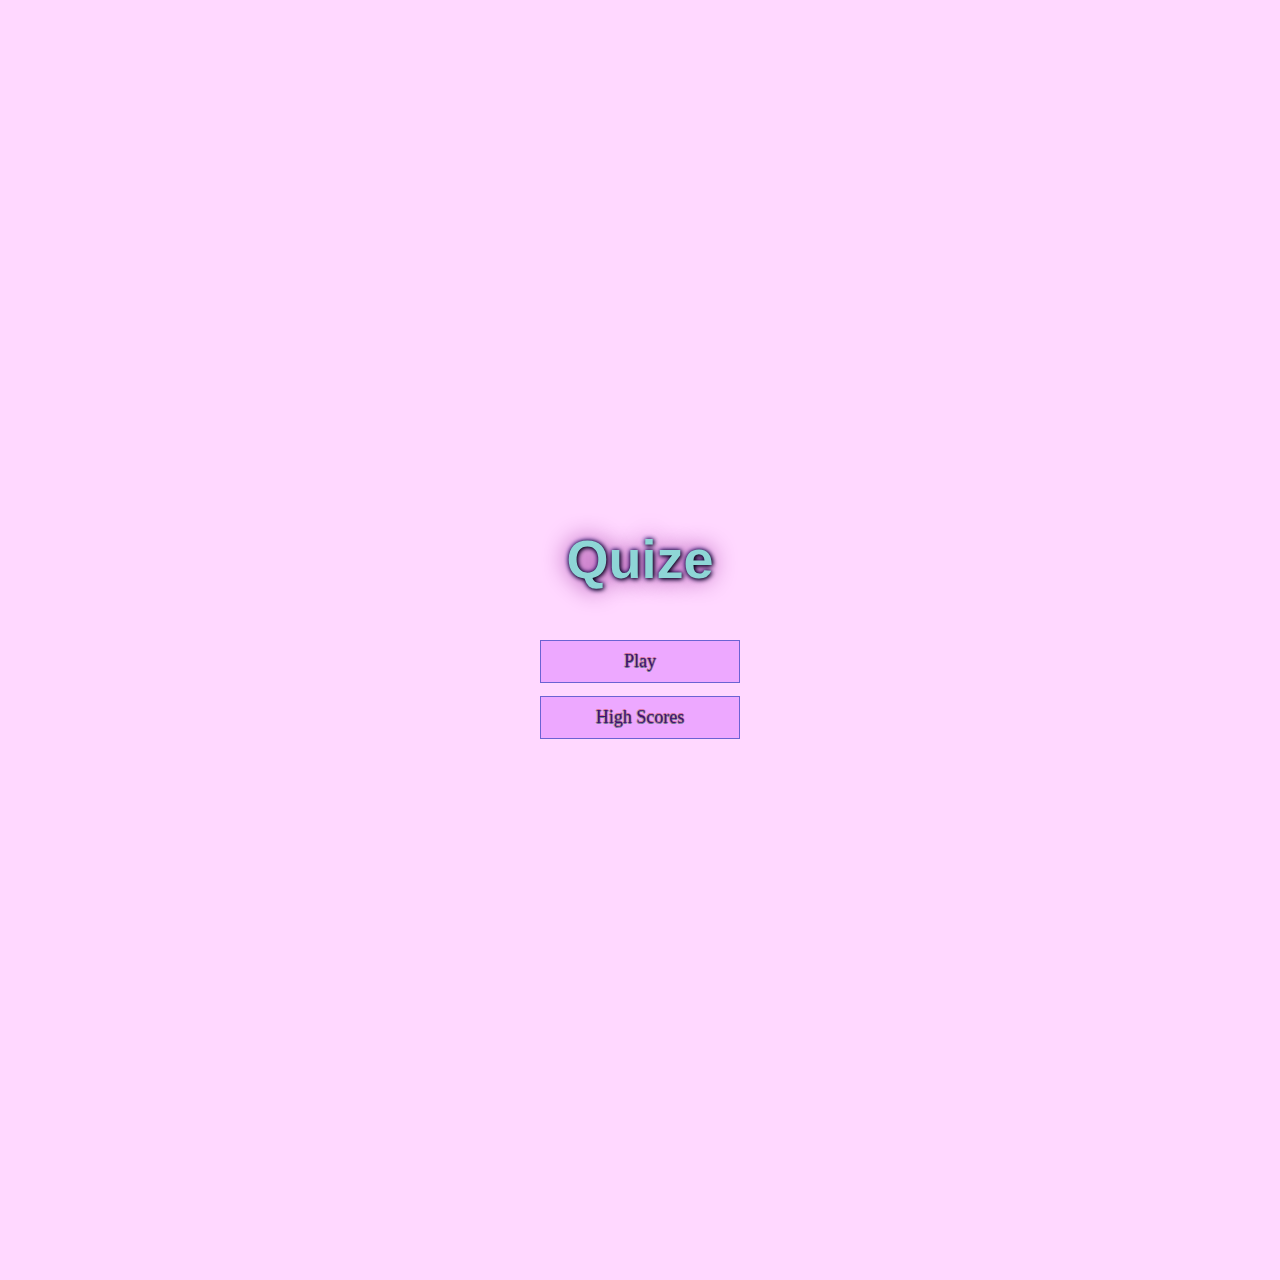
<file: index.html>
<!DOCTYPE html>
<html lang="en">

<head>
    <meta charset="UTF-8">
    <meta name="viewport" content="width=device-width, initial-scale=1.0">
    <meta http-equiv="X-UA-Compatible" content="ie=egde">
    <title>Quiz App</title>
    <link rel="stylesheet" href="app.css">
    <link rel="stylesheet" href="https://fonts.googleapis.com/css?family=Sofia&effect=neon|outline|emboss|shadow-multiple">
    <link rel="preconnect" href="https://fonts.gstatic.com">
    <link href="https://fonts.googleapis.com/css2?family=Rubik:wght@500&display=swap" rel="stylesheet">
</head>

<body>
    <div class="container">
        <div id="home" class="flex-center flex-column">
            <h1>Quize</h1>
            <a class="btn" href="/game.html">Play</a>
            <a class="btn" href="/highscores.html">High Scores</a>
        </div>
    </div>


</body>

</html>
</file>
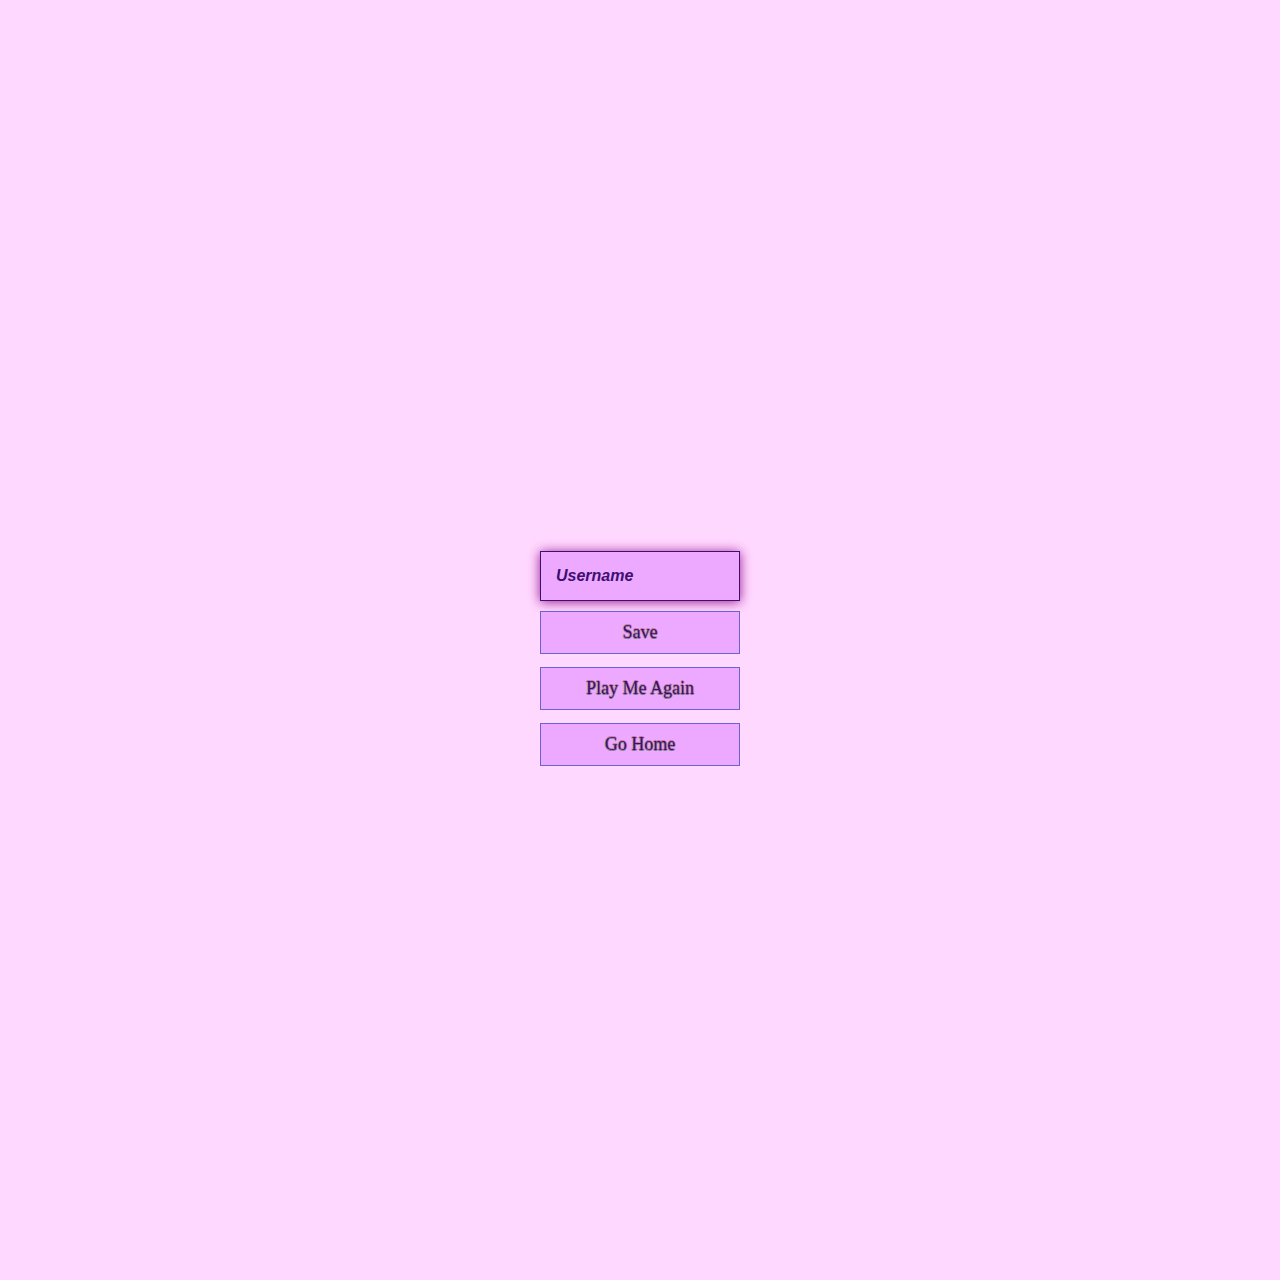
<file: end.html>
<!DOCTYPE html>
<html lang="en">
<head>
    <meta charset="UTF-8">
    <meta name="viewport" content="width=device-width, initial-scale=1.0">
    <meta http-equiv="X-UA-Compatible" content="ie=egde">
    <link rel="stylesheet" href="https://fonts.googleapis.com/css?family=Sofia&effect=neon|outline|emboss|shadow-multiple">
    <title>Congrats!</title>
    <link rel="stylesheet" href="app.css">
</head>
<body>
    <div class="container">
    <div id="end" class="flex-center flex-column">
        <h1 id="finalScore"></h1> 
        <form>
            <input type="text" 
            name="username" 
            id="username" 
            placeholder="Username">
            <button 
            type="submit" 
            class="btn" 
            id="saveScoreBtn" 
            onclick="saveHighScore(event)" disabled>Save</button>
            
        </form>
        <a class="btn" href="/game.html">Play Me Again</a>
        <a class="btn" href="/">Go Home</a>
    </div>
</div>
    <script src="end.js"></script>
</body>
</html>
</file>
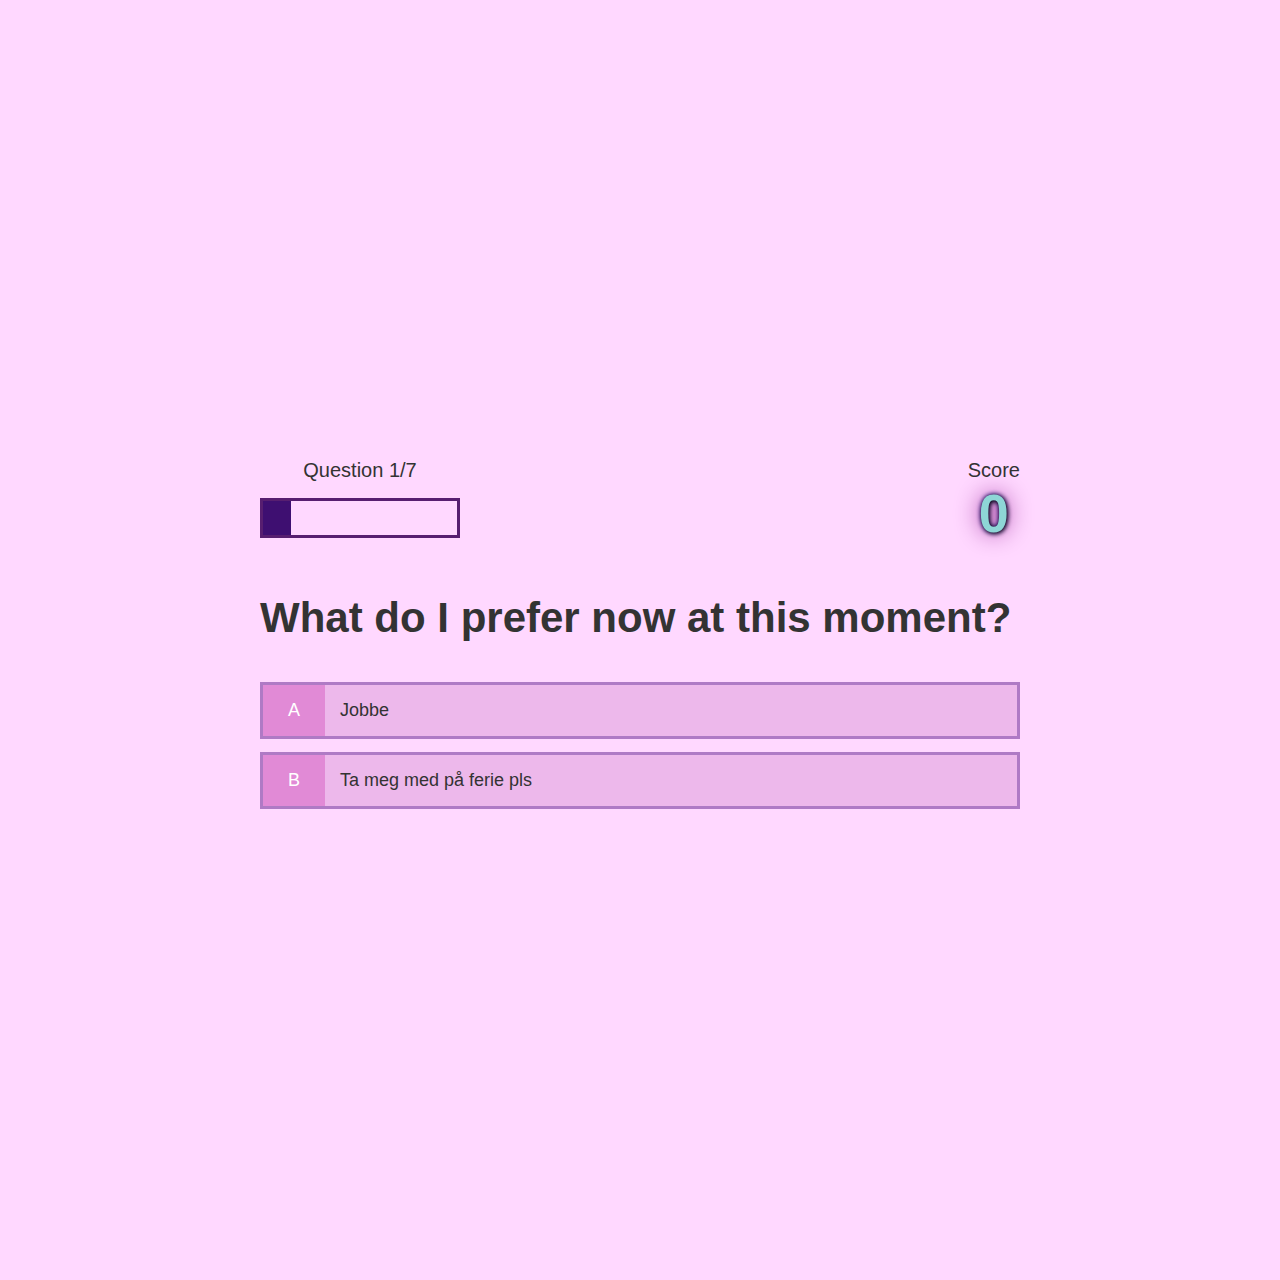
<file: game.html>
<!DOCTYPE html>
<html lang="en">
<head>
    <meta charset="UTF-8">
    <meta name="viewport" content="width=device-width, initial-scale=1.0">
    <meta http-equiv="X-UA-Compatible" content="ie=egde">
    <link rel="stylesheet" href="app.css">
    <link rel="stylesheet" href="game.css">
    <title>Elise Quiz - Play</title>
</head>
<body>
    <div class="container">
        <div id="loader"></div>
        <div id="game" class="justify-center flex-column hidden">
            <div id="hud">
                <div id="hud-item">
                    <p id="progressText" class="hud-prefix">
                        Question
                    </p>
                    <div id="progressBar">
                        <div id="progressBarFull"></div>
                    </div>
                    </h1>
                </div>
                <div id="hud-item">
                    <p class="hud-prefix">
                        Score
                    </p>
                    <h1 class="hud-main-text" id="score">
                        0

                    </h1>
                </div>
            </div>
            <h2 id="question">What is the answer to this questions?</h2>
            <div class="choice-container">
                <p class="choice-prefix">A</p>
                <p class="choice-text" data-number="1">Choice 1</p>
            </div>
            <div class="choice-container">
                <p class="choice-prefix">B</p>
                <p class="choice-text" data-number="2">Choice 2</p>
            </div>
        </div>
    </div>
    <script src="game.js"></script>
</body>
</html>
</file>
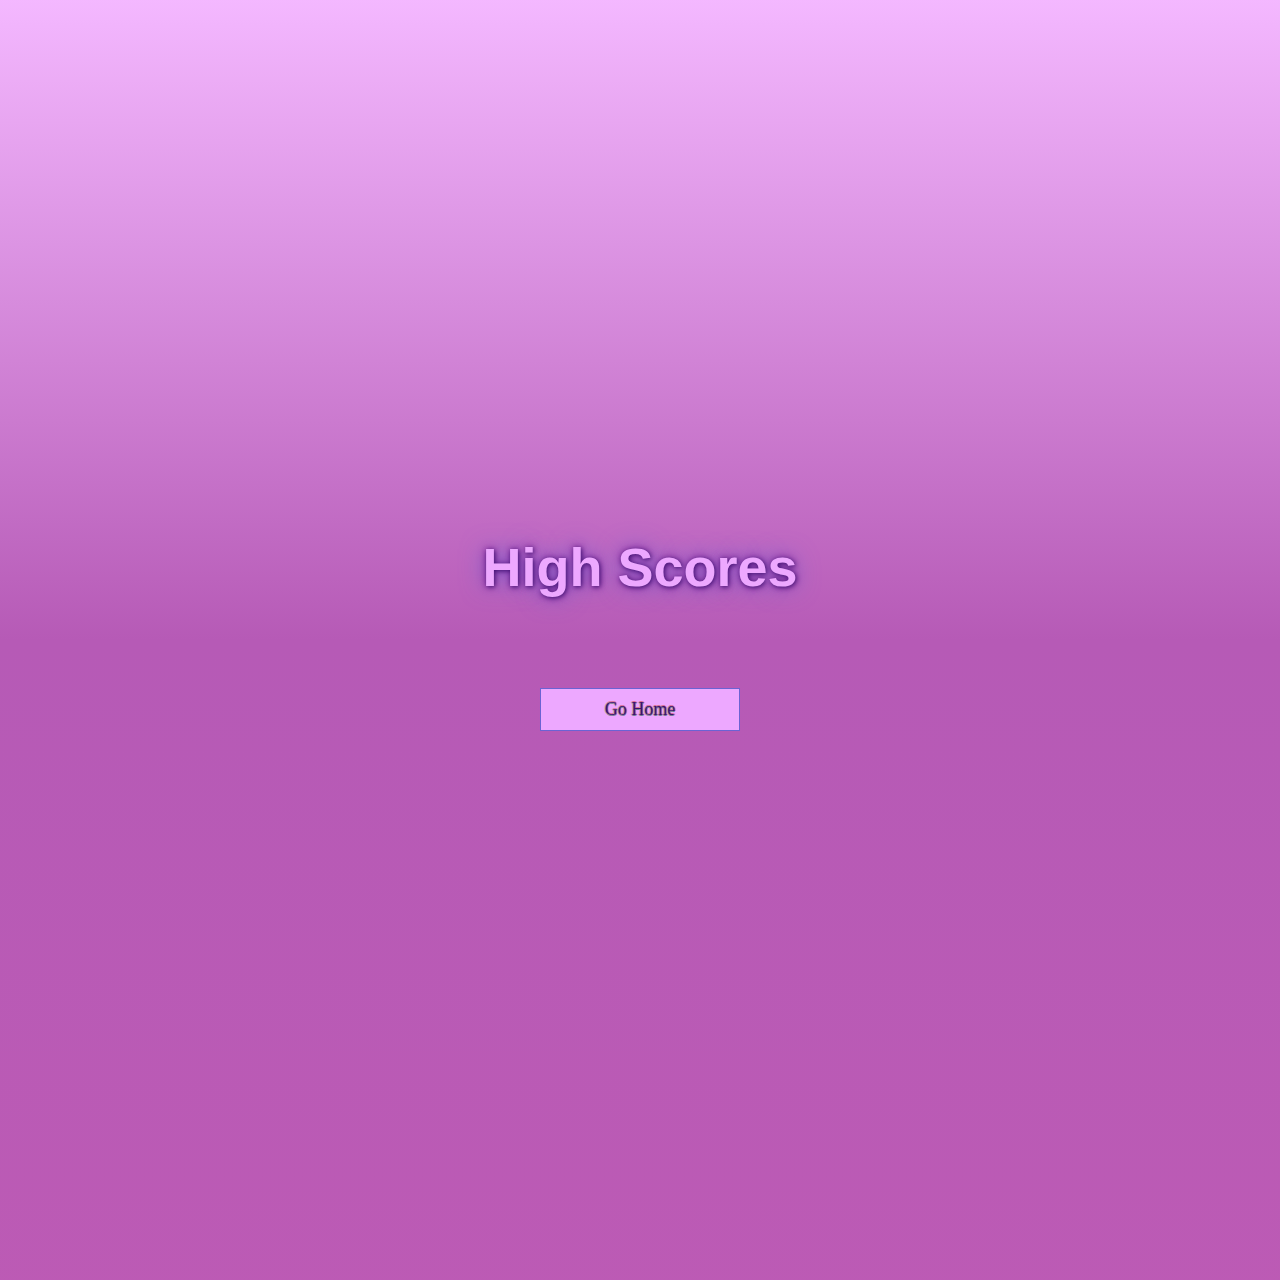
<file: highscores.html>
<!DOCTYPE html>
<html lang="en">
<head>
    <meta charset="UTF-8">
    <meta name="viewport" content="width=device-width, initial-scale=1.0">
    <meta http-equiv="X-UA-Compatible" content="ie=egde">
    <link rel="stylesheet" href="https://fonts.googleapis.com/css?family=Sofia&effect=neon|outline|emboss|shadow-multiple">
    <title>High Scores</title>
    <link rel="stylesheet" href="app.css">
    <link rel="stylesheet" href="highscores.css">
</head>
<body>
    <div class="container">
        <div id="highScores" class="flex-center flex-column">
            <h1 id="finalScores">High Scores</h1>
            <ul id="highScoresList"></ul>
            <a class="btn" href="/">Go Home</a>
    <script src="highscores.js"></script>
</div>
</div>
</body>
</html>
</file>
<file: app.css>
:root {
    background-color: #ffd8ff;
    font-size: 62.5%;
}

* {
    box-sizing: border-box;
    font-family: sans-serif, Arial, Helvetica;
    margin: 0; 
    padding: 0; 
    color: #333;
}

h1,
h2,
h3,
h4 {
    margin-bottom: 1rem;
}

h1 {
    font-size: 5.4rem;
    margin-bottom: 5rem;
    font-family: Lucida Console, Verdana, Arial;
    color: rgb(142, 214, 214);
  text-shadow: 1px 1px 5px black, 0 0 25px purple, 0 0 5px darkblue;
}

h1 > span {
    font-size: 2.4rem;
    font-weight: 500;
}

h2 {
    font-size: 4.2rem;
    margin-bottom: 4rem;
    font-weight: 700;
}

h3 {
    font-size: 2.8rem;
    font-weight: 500;
}

/* UTILITIES */

.container {
    width: 100vw;
    height: 100vw;
    display: flex; 
    justify-content: center;
    align-items: center;
    max-width: 80rem;
    margin: 0 auto;
    padding: 2rem;
}

.container > * {
    width: 100%;
}

.flex-column {
    display: flex;
    flex-direction: column;
}

.flex-center {
    justify-content: center;
    align-items: center;
}

.justify-center {
    justify-content: center;
}

.text-center {
    text-align: center;
}

.hidden {
    display: none;
}

/* BUTTONS */

.btn {
    font-size: 1.8rem;
    padding: 1rem 0;
    width: 20rem;
    text-align: center; 
    border: 0.1rem solid #6b63d3;
    margin-bottom: 1.3rem;
    text-decoration: none;
    color: #3e0f71;
    background-color: #eda8ff;
    font-family: Verdana;
    text-shadow: -1px 0 darkgray, 0 1px slategrey, 1px 0 palevioletred, 0 -1px palevioletred;
}

.btn:hover {
    cursor: pointer; 
    box-shadow: 0 0.4rem 1.4rem 0 #9a1890;
    transform: translateY(-0.1rem); 
    transition: transform 150ms;
}

.btn[disabled]:hover {
    cursor: not-allowed;
    box-shadow: none;
    transform: none;
}

/* FORMS */
form {
    width: 100%;
    display: flex; 
    flex-direction: column;
    align-items: center;
}

input {
    margin-bottom: 1rem;
    width: 20rem; 
    padding: 1.5rem; 
    font-size: 1.6rem;
    border: 0.1rem solid #3e0f71;    
    background-color: #eda8ff;
    font-family: Copperplate, Helvetica, sans-serif;
    box-shadow: 0 0.1rem 1.1rem 0 #9a1890;
    font-weight: bold;
    font-style: italic;
}

input::placeholder {
    color:#3e0f71;

}
</file>
<file: game.css>
.choice-container {
    display: flex;
    margin-bottom: 1.3rem;
    width: 100%; 
    font-size: 1.8rem;
    border: 0.3rem solid #AF7AC5;
    background-color: #EDB8EB;
}

.choice-container:hover {
    cursor: pointer;
    box-shadow: 0 0.4rem 1.4rem 0 #9a1890;
    transform: translateY(-0.1rem); 
    transition: transform 150ms;
}

.choice-prefix {
    padding: 1.5rem 2.5rem;
    background-color: #E18AD6;
    color: #ffffff;
}

.choice-text {
    padding: 1.5rem; 
    width: 100%;
}

.correct {
    background-color: #BBEAAD;
}

.incorrect {
    background-color: #be2507c7;
}

/* HUD */

#hud {
    display: flex;
    justify-content: space-between;
}

.hud-prefix {
    text-align: center;
    font-size: 2rem;
}

.hud-main-text {
    text-align: center;
}

#progressBar {
    width: 20rem; 
    height: 4rem; 
    border: 0.3rem solid #571e70; 
    margin-top: 1.6rem;
}

#progressBarFull {
    height: 3.4rem;
    background-color: #3e0f71; 
    width: 0%;
}

/* LOADER */

#loader {
    border: 1.6rem solid white;
    border-radius: 50%;
    border-top: 1.6rem solid #571e70;
    width: 12rem;
    height: 12rem;
    animation: spin 2s linear infinite;
  }
  
  @keyframes spin {
    0% {
      transform: rotate(0deg);
    }
    100% {
      transform: rotate(360deg);
    }
  }
</file>
<file: highscores.css>
#highScoresList {
    list-style: none;
    padding-left: 0;
    margin-bottom: 4rem;
    font-size: 2rem;
    text-shadow: 2px 2px 5px #ffffff;
    font-family: Courier New;
    color: #3e0f71;


}

.high-scores {
    font-size: 2.4rem;
    margin-bottom: 0.5rem;
    text-shadow: 2px 2px 5px rgb(129, 35, 109);
    color: #3e0f71;
    font-family: Monaco;
    
}

.high-score:hover {
    transform: scale(1.3);
}

#finalScores {
    color: #eda8ff;
    text-shadow: 1px 1px 5px #3e0f71, 0 0 25px #6b63d3, 0 0 10px #9a1890;
}

body {
    background-image: linear-gradient(#eea8ffab, #b65ab6, #a12897b6);
}
</file>
